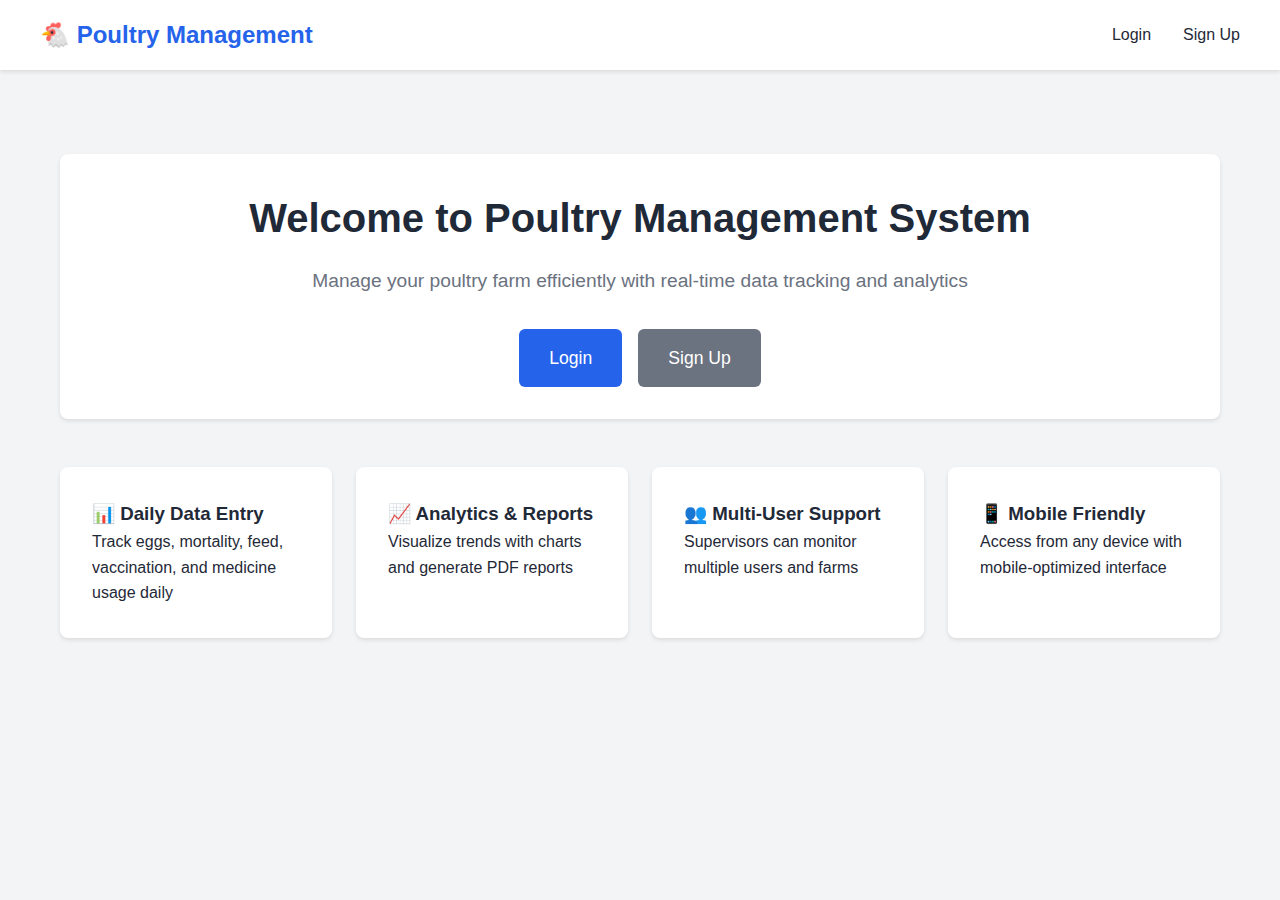
<file: public/index.html>
<!DOCTYPE html>
<html lang="en">
<head>
    <meta charset="UTF-8">
    <meta name="viewport" content="width=device-width, initial-scale=1.0">
    <title>Poultry Management System</title>
    <link rel="stylesheet" href="css/style.css">
</head>
<body>
    <nav class="navbar">
        <div class="navbar-content">
            <a href="/" class="navbar-brand">🐔 Poultry Management</a>
            <ul class="navbar-menu">
                <li><a href="/login">Login</a></li>
                <li><a href="/signup">Sign Up</a></li>
            </ul>
        </div>
    </nav>

    <div class="container">
        <div class="card text-center" style="margin-top: 4rem;">
            <h1 style="font-size: 2.5rem; margin-bottom: 1rem;">Welcome to Poultry Management System</h1>
            <p style="font-size: 1.2rem; color: #6b7280; margin-bottom: 2rem;">
                Manage your poultry farm efficiently with real-time data tracking and analytics
            </p>
            <div style="display: flex; gap: 1rem; justify-content: center; flex-wrap: wrap;">
                <a href="/login" class="btn btn-primary" style="padding: 15px 30px; font-size: 1.1rem;">Login</a>
                <a href="/signup" class="btn btn-secondary" style="padding: 15px 30px; font-size: 1.1rem;">Sign Up</a>
            </div>
        </div>

        <div class="dashboard-grid" style="margin-top: 3rem;">
            <div class="card">
                <h3>📊 Daily Data Entry</h3>
                <p>Track eggs, mortality, feed, vaccination, and medicine usage daily</p>
            </div>
            <div class="card">
                <h3>📈 Analytics & Reports</h3>
                <p>Visualize trends with charts and generate PDF reports</p>
            </div>
            <div class="card">
                <h3>👥 Multi-User Support</h3>
                <p>Supervisors can monitor multiple users and farms</p>
            </div>
            <div class="card">
                <h3>📱 Mobile Friendly</h3>
                <p>Access from any device with mobile-optimized interface</p>
            </div>
        </div>
    </div>

    
</body>
</html>
</file>
<file: public/css/style.css>
* {
    margin: 0;
    padding: 0;
    box-sizing: border-box;
}

:root {
    --primary-color: #2563eb;
    --secondary-color: #1e40af;
    --success-color: #10b981;
    --danger-color: #ef4444;
    --warning-color: #f59e0b;
    --light-bg: #f3f4f6;
    --dark-text: #1f2937;
    --border-color: #e5e7eb;
}

body {
    font-family: 'Segoe UI', Tahoma, Geneva, Verdana, sans-serif;
    background-color: var(--light-bg);
    color: var(--dark-text);
    line-height: 1.6;
}

.container {
    max-width: 1200px;
    margin: 0 auto;
    padding: 20px;
}

/* Navigation */
.navbar {
    background-color: white;
    box-shadow: 0 2px 4px rgba(0,0,0,0.1);
    padding: 1rem 2rem;
    position: sticky;
    top: 0;
    z-index: 100;
}

.navbar-content {
    display: flex;
    justify-content: space-between;
    align-items: center;
    max-width: 1200px;
    margin: 0 auto;
}

.navbar-brand {
    font-size: 1.5rem;
    font-weight: bold;
    color: var(--primary-color);
    text-decoration: none;
}

.navbar-menu {
    display: flex;
    gap: 2rem;
    list-style: none;
}

.navbar-menu a {
    text-decoration: none;
    color: var(--dark-text);
    font-weight: 500;
    transition: color 0.3s;
}

.navbar-menu a:hover {
    color: var(--primary-color);
}

/* Buttons */
.btn {
    padding: 10px 20px;
    border: none;
    border-radius: 6px;
    cursor: pointer;
    font-size: 1rem;
    font-weight: 500;
    transition: all 0.3s;
    text-decoration: none;
    display: inline-block;
}

.btn-primary {
    background-color: var(--primary-color);
    color: white;
}

.btn-primary:hover {
    background-color: var(--secondary-color);
}

.btn-success {
    background-color: var(--success-color);
    color: white;
}

.btn-danger {
    background-color: var(--danger-color);
    color: white;
}

.btn-secondary {
    background-color: #6b7280;
    color: white;
}

.btn-block {
    width: 100%;
    display: block;
}

.btn-google {
    background-color: white;
    color: #333;
    border: 1px solid #ddd;
    display: flex;
    align-items: center;
    justify-content: center;
    gap: 10px;
    font-weight: 600;
    padding: 12px 20px;
}

.btn-google:hover {
    background-color: #f8f9fa;
    border-color: #ccc;
    box-shadow: 0 2px 4px rgba(0,0,0,0.1);
}

/* Badges */
.badge {
    display: inline-block;
    padding: 4px 12px;
    border-radius: 12px;
    font-size: 0.875rem;
    font-weight: 600;
    text-align: center;
}

.badge-success {
    background-color: #d1fae5;
    color: #065f46;
}

.badge-secondary {
    background-color: #f3f4f6;
    color: #6b7280;
}

.badge-danger {
    background-color: #fee2e2;
    color: #991b1b;
}

.badge-warning {
    background-color: #fef3c7;
    color: #92400e;
}

.badge-info {
    background-color: #dbeafe;
    color: #1e40af;
}

/* Forms */
.form-group {
    margin-bottom: 1.5rem;
}

.form-group label {
    display: block;
    margin-bottom: 0.5rem;
    font-weight: 500;
    color: var(--dark-text);
}

.form-control {
    width: 100%;
    padding: 10px 15px;
    border: 1px solid var(--border-color);
    border-radius: 6px;
    font-size: 1rem;
    transition: border-color 0.3s;
}

.form-control:focus {
    outline: none;
    border-color: var(--primary-color);
    box-shadow: 0 0 0 3px rgba(37, 99, 235, 0.1);
}

select.form-control {
    cursor: pointer;
}

/* Cards */
.card {
    background: white;
    border-radius: 8px;
    box-shadow: 0 2px 4px rgba(0,0,0,0.1);
    padding: 2rem;
    margin-bottom: 1.5rem;
}

.card-header {
    font-size: 1.5rem;
    font-weight: 600;
    margin-bottom: 1.5rem;
    color: var(--dark-text);
    border-bottom: 2px solid var(--light-bg);
    padding-bottom: 1rem;
}

/* Dashboard Grid */
.dashboard-grid {
    display: grid;
    grid-template-columns: repeat(auto-fit, minmax(250px, 1fr));
    gap: 1.5rem;
    margin-bottom: 2rem;
}

.stat-card {
    background: linear-gradient(135deg, var(--primary-color), var(--secondary-color));
    color: white;
    padding: 1.5rem;
    border-radius: 8px;
    box-shadow: 0 4px 6px rgba(0,0,0,0.1);
}

.stat-card h3 {
    font-size: 0.9rem;
    opacity: 0.9;
    margin-bottom: 0.5rem;
}

.stat-card .stat-value {
    font-size: 2rem;
    font-weight: bold;
}

/* Tables */
.table-container {
    overflow-x: auto;
}

table {
    width: 100%;
    border-collapse: collapse;
    background: white;
}

table th,
table td {
    padding: 12px;
    text-align: left;
    border-bottom: 1px solid var(--border-color);
}

table th {
    background-color: var(--light-bg);
    font-weight: 600;
    color: var(--dark-text);
}

table tr:hover {
    background-color: #f9fafb;
}

/* Loading Spinner */
.spinner {
    border: 4px solid var(--light-bg);
    border-top: 4px solid var(--primary-color);
    border-radius: 50%;
    width: 40px;
    height: 40px;
    animation: spin 1s linear infinite;
    margin: 20px auto;
}

@keyframes spin {
    0% { transform: rotate(0deg); }
    100% { transform: rotate(360deg); }
}

/* Alerts */
.alert {
    padding: 1rem;
    border-radius: 6px;
    margin-bottom: 1rem;
}

.alert-success {
    background-color: #d1fae5;
    color: #065f46;
    border: 1px solid #10b981;
}

.alert-error {
    background-color: #fee2e2;
    color: #991b1b;
    border: 1px solid #ef4444;
}

.alert-info {
    background-color: #dbeafe;
    color: #1e40af;
    border: 1px solid #3b82f6;
}

/* Modal */
.modal {
    display: none;
    position: fixed;
    z-index: 1000;
    left: 0;
    top: 0;
    width: 100%;
    height: 100%;
    background-color: rgba(0,0,0,0.5);
}

.modal.active {
    display: flex;
    align-items: center;
    justify-content: center;
}

.modal-content {
    background-color: white;
    padding: 2rem;
    border-radius: 8px;
    max-width: 500px;
    width: 90%;
    max-height: 90vh;
    overflow-y: auto;
}

.modal-header {
    display: flex;
    justify-content: space-between;
    align-items: center;
    margin-bottom: 1rem;
}

.close-modal {
    font-size: 2rem;
    cursor: pointer;
    color: #6b7280;
}

/* Charts */
.chart-container {
    position: relative;
    height: 300px;
    margin: 2rem 0;
}

/* Filters */
.filters {
    display: flex;
    gap: 1rem;
    flex-wrap: wrap;
    margin-bottom: 2rem;
}

.filter-group {
    flex: 1;
    min-width: 200px;
}

/* Photo Upload */
.photo-preview {
    max-width: 200px;
    max-height: 200px;
    margin-top: 10px;
    border-radius: 6px;
}

/* Tabs */
.tabs {
    display: flex;
    gap: 0.5rem;
    margin-bottom: 2rem;
    border-bottom: 2px solid var(--border-color);
}

.tab-btn {
    padding: 1rem 2rem;
    background: transparent;
    border: none;
    border-bottom: 3px solid transparent;
    cursor: pointer;
    font-size: 1rem;
    font-weight: 500;
    color: #6b7280;
    transition: all 0.3s ease;
}

.tab-btn:hover {
    color: var(--primary-color);
    background: rgba(37, 99, 235, 0.05);
}

.tab-btn.active {
    color: var(--primary-color);
    border-bottom-color: var(--primary-color);
    background: rgba(37, 99, 235, 0.05);
}

.tab-content {
    display: none;
    animation: fadeIn 0.3s ease-in;
}

.tab-content.active {
    display: block;
}

@keyframes fadeIn {
    from {
        opacity: 0;
        transform: translateY(10px);
    }
    to {
        opacity: 1;
        transform: translateY(0);
    }
}

/* Responsive */
@media (max-width: 768px) {
    .navbar-content {
        flex-direction: column;
        gap: 1rem;
    }
    
    .navbar-menu {
        flex-direction: column;
        gap: 0.5rem;
        align-items: center;
    }
    
    .dashboard-grid {
        grid-template-columns: 1fr;
    }
    
    .filters {
        flex-direction: column;
    }
    
    .tabs {
        overflow-x: auto;
        -webkit-overflow-scrolling: touch;
    }
    
    .tab-btn {
        padding: 0.75rem 1.5rem;
        font-size: 0.9rem;
        white-space: nowrap;
    }
}

/* Utility Classes */
.text-center {
    text-align: center;
}

.mt-1 { margin-top: 0.5rem; }
.mt-2 { margin-top: 1rem; }
.mt-3 { margin-top: 1.5rem; }
.mb-1 { margin-bottom: 0.5rem; }
.mb-2 { margin-bottom: 1rem; }
.mb-3 { margin-bottom: 1.5rem; }

.hidden {
    display: none;
}

.flex {
    display: flex;
}

.gap-1 { gap: 0.5rem; }
.gap-2 { gap: 1rem; }
.gap-3 { gap: 1.5rem; }
</file>
